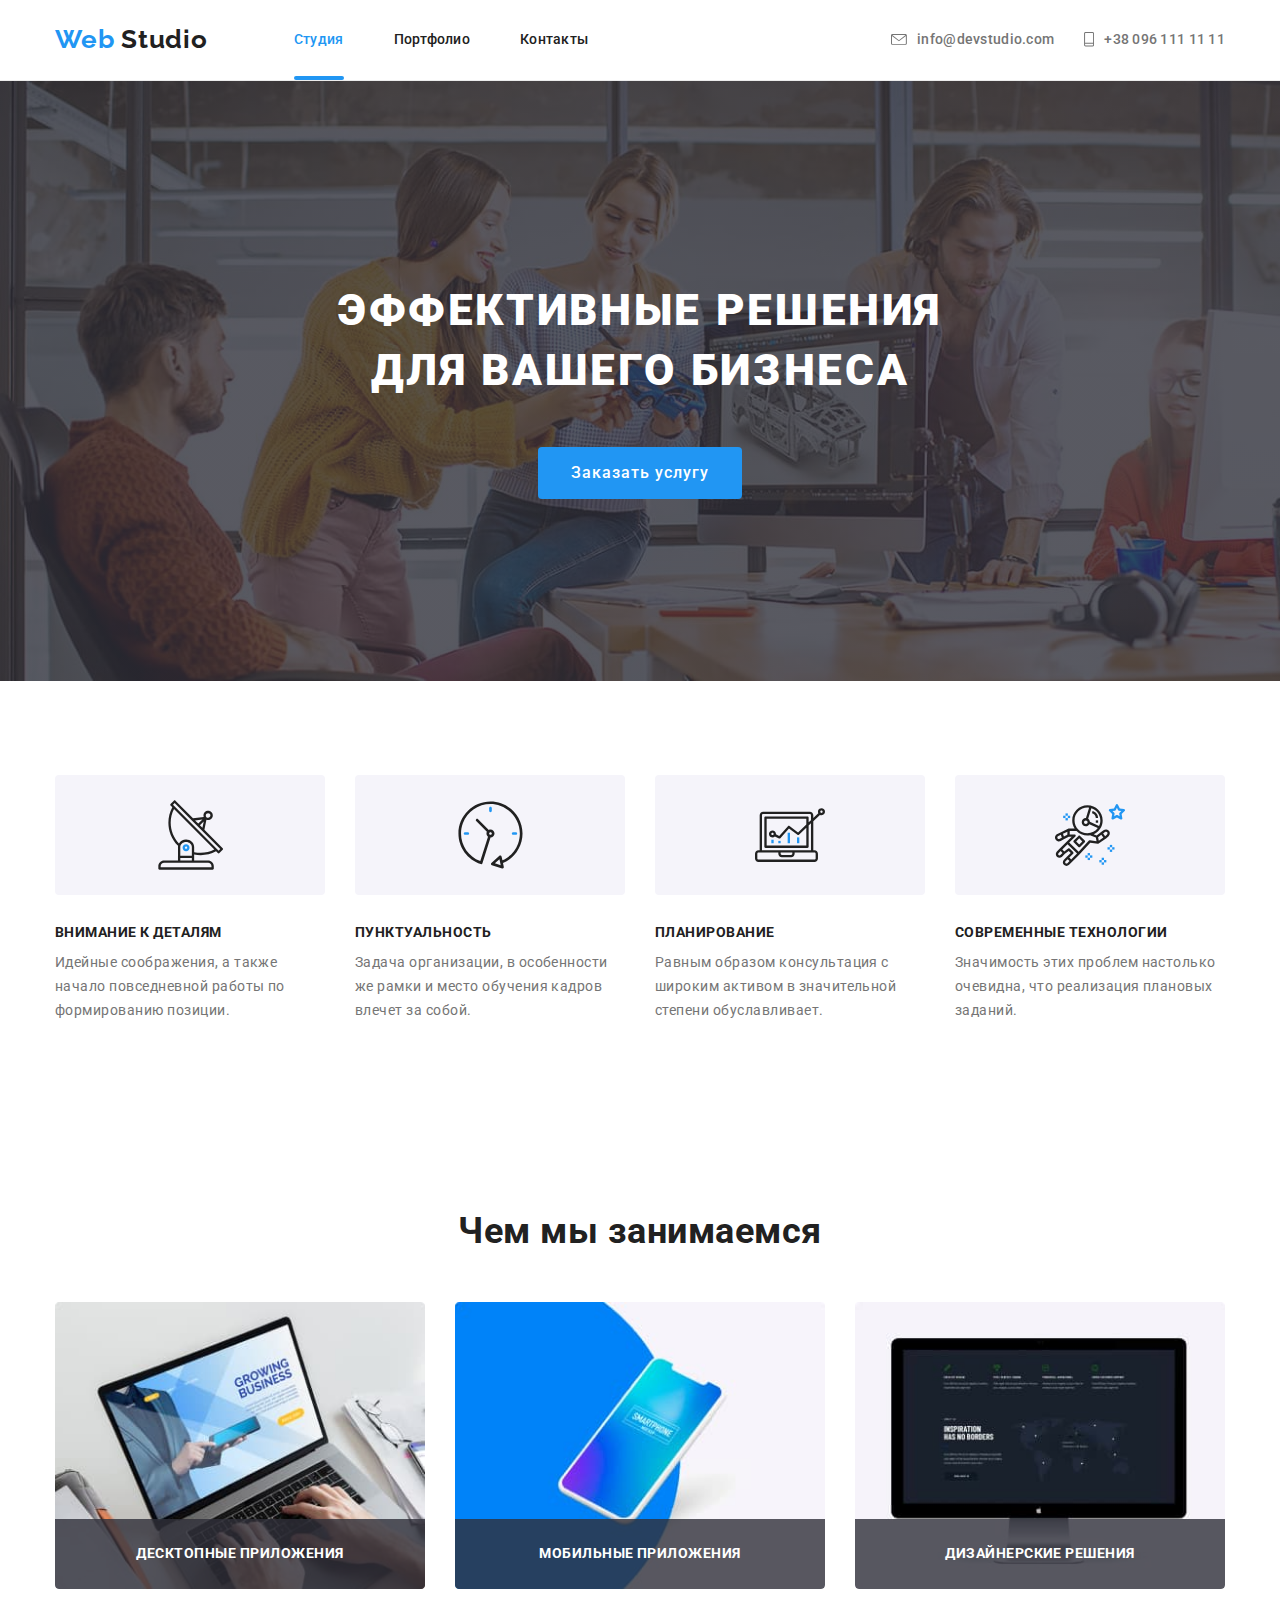
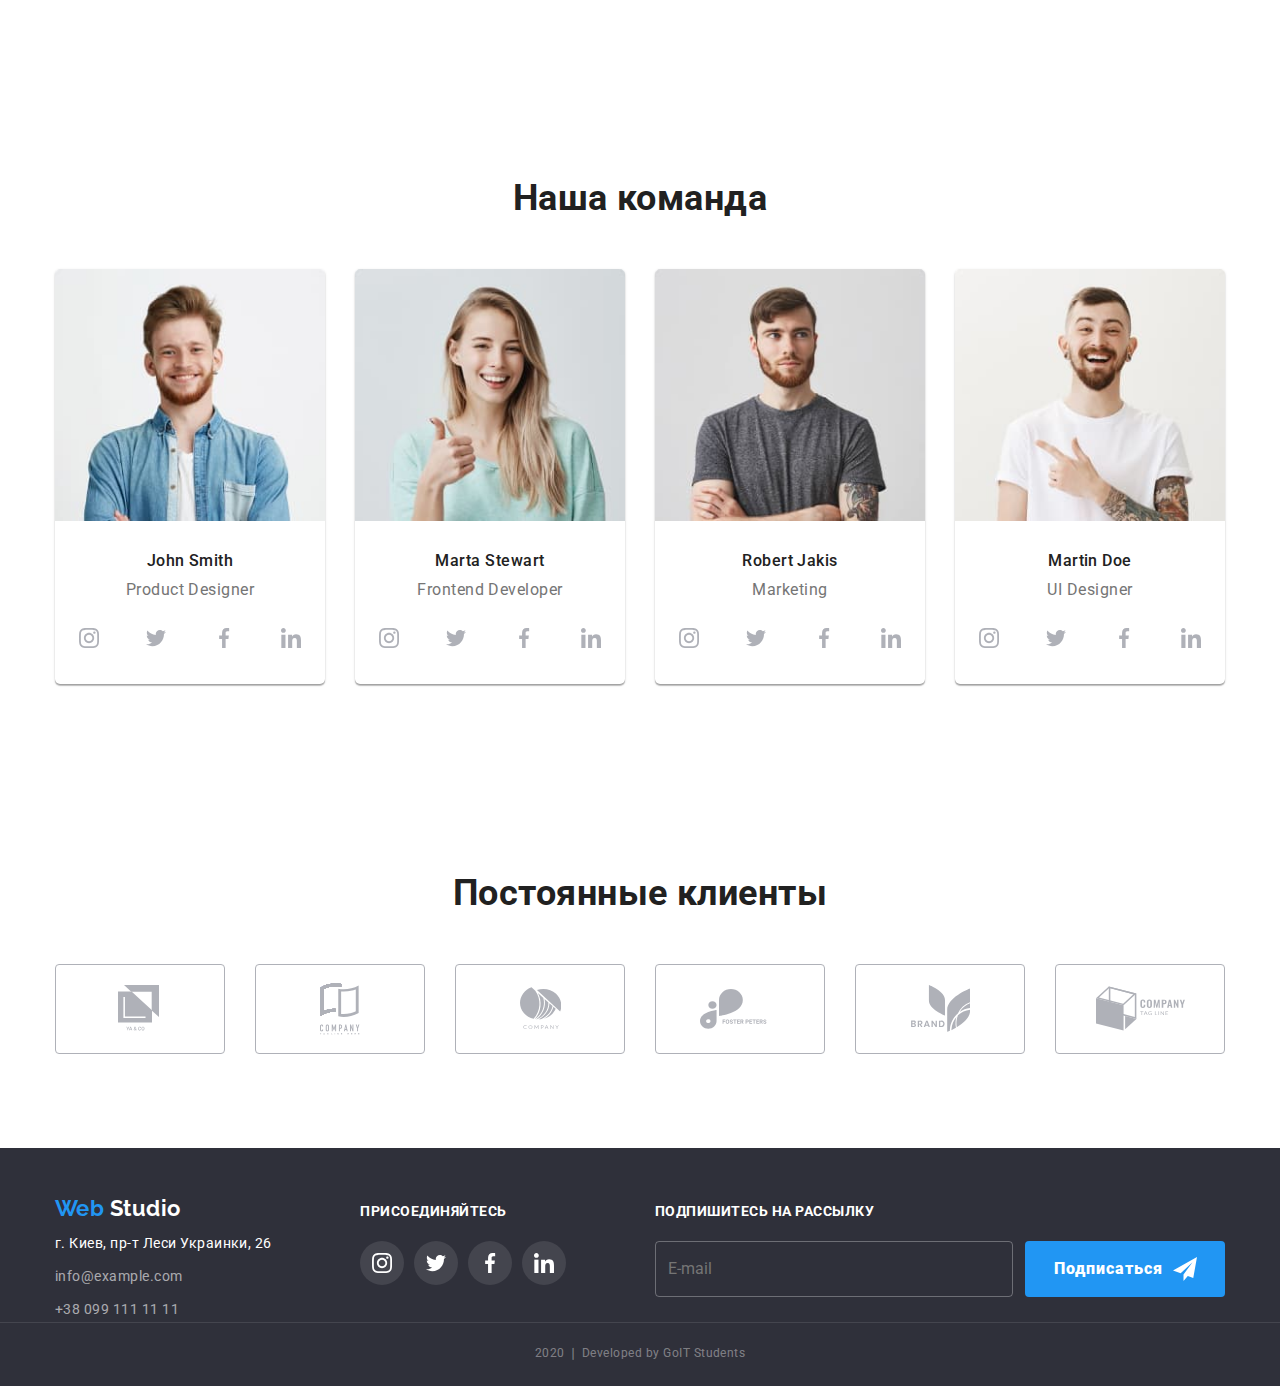
<file: index.html>
<!DOCTYPE html>
<html lang="ru">
  <head>
    <meta charset="UTF-8" />
    <meta name="viewport" content="width=device-width, initial-scale=1.0" />
    <title>Web Studio</title>
    <link
      href="https://fonts.googleapis.com/css2?family=Raleway:wght@700&family=Roboto:wght@400;500;700;900&display=swap"
      rel="stylesheet"
    />
    <link
      rel="stylesheet"
      href="https://cdnjs.cloudflare.com/ajax/libs/modern-normalize/0.6.0/modern-normalize.min.css"
    />

    <link rel="stylesheet" href="./css/styles.css" />
  </head>
  <body>
    <header class="header">
      <!-- Навигация по сайту -->

      <div class="container main-nav">
        <a href="./index.html" class="logo link"
          ><span class="web-logo">Web</span> Studio
        </a>

        <nav>
          <ul class="site-nav list">
            <li class="item">
              <a href="./index.html" class="current link">Студия</a>
            </li>
            <li class="item">
              <a href="./portfolio.html" class="link">Портфолио</a>
            </li>
            <li class="item"><a href="" class="link">Контакты</a></li>
          </ul>
        </nav>

        <!-- Контакты -->
        <ul class="contacts-nav list">
          <li class="item">
            <a href="mailto:info@devstudio.com" class="header-contacts link"
              ><svg class="icon-envelope" width="16" height="11">
                <use href="./images/sprite.svg#icon-envelope"></use>
              </svg>
              info@devstudio.com
            </a>
          </li>
          <li class="item">
            <a href="tel:+380961111111" class="header-contacts link">
              <svg class="icon-phone" width="10" height="15">
                <use href="./images/sprite.svg#icon-phone"></use>
              </svg>
              +38 096 111 11 11
            </a>
          </li>
        </ul>
      </div>
    </header>

    <main>
      <!--Герой-->
      <section class="hero">
        <h1 class="hero-title">
          Эффективные решения<br />
          для вашего бизнеса
        </h1>
        <a href="" class="hero-button button primary link">Заказать услугу</a>
      </section>

      <!--Наши преимущества-->
      <section class="section features">
        <div class="container">
          <ul class="feature-list list">
            <li class="item">
              <div class="feature-icon">
                <svg class="icon-detail" width="65" height="70">
                  <use href="./images/sprite.svg#icon-detail"></use>
                </svg>
              </div>
              <h3 class="feature-title">Внимание к деталям</h3>
              <p class="feature-content">
                Идейные соображения, а также начало повседневной работы по
                формированию позиции.
              </p>
            </li>
            <li class="item">
              <div class="feature-icon">
                <svg class="icon-time" width="67" height="70">
                  <use href="./images/sprite.svg#icon-time"></use>
                </svg>
              </div>
              <h3 class="feature-title">Пунктуальность</h3>
              <p class="feature-content">
                Задача организации, в особенности же рамки и место обучения
                кадров влечет за собой.
              </p>
            </li>
            <li class="item">
              <div class="feature-icon">
                <svg class="icon-plan" width="70" height="70">
                  <use href="./images/sprite.svg#icon-plan"></use>
                </svg>
              </div>
              <h3 class="feature-title">Планирование</h3>
              <p class="feature-content">
                Равным образом консультация с широким активом в значительной
                степени обуславливает.
              </p>
            </li>
            <li class="item">
              <div class="feature-icon">
                <svg class="icon-techno" width="70" height="70">
                  <use href="./images/sprite.svg#icon-techno"></use>
                </svg>
              </div>
              <h3 class="feature-title">Современные технологии</h3>
              <p class="feature-content">
                Значимость этих проблем настолько очевидна, что реализация
                плановых заданий.
              </p>
            </li>
          </ul>
        </div>
      </section>

      <!--Наши услуги-->
      <section class="section our-services">
        <div class="container">
          <h2 class="section-title">Чем мы занимаемся</h2>
          <ul class="our-work list">
            <li class="item">
              <a href=""
                ><img src="./images/desktop.jpg" alt="Ноутбук" class="link" />
                <h3 class="product-title">Десктопные приложения</h3>
              </a>
            </li>
            <li class="item">
              <a href=""
                ><img src="./images/mobile.jpg" alt="Телефон" class="link" />
                <h3 class="product-title">Мобильные приложения</h3>
              </a>
            </li>
            <li class="item">
              <a href=""
                ><img src="./images/design.jpg" alt="Дизайн" class="link" />
                <h3 class="product-title">Дизайнерские решения</h3>
              </a>
            </li>
          </ul>
        </div>
      </section>

      <!--Наша команда-->
      <section class="section team">
        <div class="container">
          <h2 class="section-title our-team">Наша команда</h2>
          <ul class="team-list list">
            <div class="team-card">
              <li class="item">
                <img
                  class="photo"
                  src="./images/john.jpg"
                  alt="Джон Смит"
                  width="270"
                />
                <div class="team-card__content">
                  <h3 class="team-title">John Smith</h3>
                  <p class="team-role">Product Designer</p>
                  <ul class="social-networks list">
                    <li>
                      <a class="item social-icons" href="">
                        <svg class="icon" width="20" height="20">
                          <use href="./images/sprite.svg#icon-instagram"></use>
                        </svg>
                      </a>
                    </li>
                    <li>
                      <a class="item social-icons" href="">
                        <svg class="icon" width="20" height="20">
                          <use href="./images/sprite.svg#icon-twitter"></use>
                        </svg>
                      </a>
                    </li>
                    <li>
                      <a class="item social-icons" href="">
                        <svg class="icon" width="20" height="20">
                          <use href="./images/sprite.svg#icon-facebook"></use>
                        </svg>
                      </a>
                    </li>
                    <li>
                      <a class="item social-icons" href="">
                        <svg class="icon" width="20" height="20">
                          <use href="./images/sprite.svg#icon-linkedin"></use>
                        </svg>
                      </a>
                    </li>
                  </ul>
                </div>
              </li>
            </div>
            <div class="team-card">
              <li class="item">
                <img
                  class="photo"
                  src="./images/marta.jpg"
                  alt="Марта Стюарт"
                  width="270"
                />
                <div class="team-card__content">
                  <h3 class="team-title">Marta Stewart</h3>
                  <p class="team-role">Frontend Developer</p>
                  <ul class="social-networks list">
                    <li>
                      <a class="item social-icons" href="">
                        <svg class="icon" width="20" height="20">
                          <use href="./images/sprite.svg#icon-instagram"></use>
                        </svg>
                      </a>
                    </li>
                    <li>
                      <a class="item social-icons" href="">
                        <svg class="icon" width="20" height="20">
                          <use href="./images/sprite.svg#icon-twitter"></use>
                        </svg>
                      </a>
                    </li>
                    <li>
                      <a class="item social-icons" href="">
                        <svg class="icon" width="20" height="20">
                          <use href="./images/sprite.svg#icon-facebook"></use>
                        </svg>
                      </a>
                    </li>
                    <li>
                      <a class="item social-icons" href="">
                        <svg class="icon" width="20" height="20">
                          <use href="./images/sprite.svg#icon-linkedin"></use>
                        </svg>
                      </a>
                    </li>
                  </ul>
                </div>
              </li>
            </div>
            <div class="team-card">
              <li class="item">
                <img
                  class="photo"
                  src="./images/robert.jpg"
                  alt="Роберт Джекис"
                  width="270"
                />
                <div class="team-card__content">
                  <h3 class="team-title">Robert Jakis</h3>
                  <p class="team-role">Marketing</p>
                  <ul class="social-networks list">
                    <li>
                      <a class="item social-icons" href="">
                        <svg class="icon" width="20" height="20">
                          <use href="./images/sprite.svg#icon-instagram"></use>
                        </svg>
                      </a>
                    </li>
                    <li>
                      <a class="item social-icons" href="">
                        <svg class="icon" width="20" height="20">
                          <use href="./images/sprite.svg#icon-twitter"></use>
                        </svg>
                      </a>
                    </li>
                    <li>
                      <a class="item social-icons" href="">
                        <svg class="icon" width="20" height="20">
                          <use href="./images/sprite.svg#icon-facebook"></use>
                        </svg>
                      </a>
                    </li>
                    <li>
                      <a class="item social-icons" href="">
                        <svg class="icon" width="20" height="20">
                          <use href="./images/sprite.svg#icon-linkedin"></use>
                        </svg>
                      </a>
                    </li>
                  </ul>
                </div>
              </li>
            </div>
            <div class="team-card">
              <li class="item">
                <img
                  class="photo"
                  src="./images/martin.jpg"
                  alt="Мартин Доу"
                  width="270"
                />
                <div class="team-card__content">
                  <h3 class="team-title">Martin Doe</h3>
                  <p class="team-role">UI Designer</p>
                  <ul class="social-networks list">
                    <li>
                      <a class="item social-icons" href="">
                        <svg class="icon" width="20" height="20">
                          <use href="./images/sprite.svg#icon-instagram"></use>
                        </svg>
                      </a>
                    </li>
                    <li>
                      <a class="item social-icons" href="">
                        <svg class="icon" width="20" height="20">
                          <use href="./images/sprite.svg#icon-twitter"></use>
                        </svg>
                      </a>
                    </li>
                    <li>
                      <a class="item social-icons" href="">
                        <svg class="icon" width="20" height="20">
                          <use href="./images/sprite.svg#icon-facebook"></use>
                        </svg>
                      </a>
                    </li>
                    <li>
                      <a class="item social-icons" href="">
                        <svg class="icon" width="20" height="20">
                          <use href="./images/sprite.svg#icon-linkedin"></use>
                        </svg>
                      </a>
                    </li>
                  </ul>
                </div>
              </li>
            </div>
          </ul>
        </div>
      </section>

      <!--Наши клиенты-->
      <section class="section">
        <div class="container">
          <h2 class="section-title">Постоянные клиенты</h2>
          <ul class="our-clients list">
            <li>
              <a class="item client-logo" href="">
                <svg class="icon" width="45" height="50">
                  <use href="./images/sprite.svg#icon-logo11"></use>
                </svg>
              </a>
            </li>
            <li>
              <a class="item client-logo" href="">
                <svg class="icon" width="40" height="52">
                  <use href="./images/sprite.svg#icon-logo22"></use>
                </svg>
              </a>
            </li>
            <li>
              <a class="item client-logo" href="">
                <svg class="icon" width="41" height="43">
                  <use href="./images/sprite.svg#icon-logo33"></use>
                </svg>
              </a>
            </li>
            <li>
              <a class="item client-logo" href="">
                <svg class="icon" width="80" height="42">
                  <use href="./images/sprite.svg#icon-logo44"></use>
                </svg>
              </a>
            </li>
            <li>
              <a class="item client-logo" href="">
                <svg class="icon" width="59" height="47">
                  <use href="./images/sprite.svg#icon-logo55"></use>
                </svg>
              </a>
            </li>
            <li>
              <a class="item client-logo" href="">
                <svg class="icon" width="89" height="46">
                  <use href="./images/sprite.svg#icon-logo66"></use>
                </svg>
              </a>
            </li>
          </ul>
        </div>
      </section>
    </main>

    <footer class="footer">
      <!--Контакты-->

      <div class="container bottom">
        <div>
          <a href="./index.html" class="footer-logo link"
            ><span class="web-logo">Web</span> Studio</a
          >
          <address class="footer-address">
            <ul class="list">
              <li class="address">г. Киев, пр-т Леси Украинки, 26</li>
              <li class="contacts">
                <a href="mailto:info@example.com" class="footer-contacts link"
                  >info@example.com</a
                >
              </li>
              <li class="contacts">
                <a href="tel:+380991111111" class="footer-contacts link"
                  >+38 099 111 11 11</a
                >
              </li>
            </ul>
          </address>
        </div>

        <!-- Соц. сети -->

        <div class="social-links">
          <b class="footer-title">Присоединяйтесь</b>
          <ul class="social-list list">
            <li class="list">
              <a class="item social-list__logo" href="">
                <svg class="icon" width="20" height="20">
                  <use href="./images/sprite.svg#icon-instagram2"></use>
                </svg>
              </a>
            </li>
            <li class="list">
              <a class="item social-list__logo" href="">
                <svg class="icon" width="20" height="20">
                  <use href="./images/sprite.svg#icon-twitter2"></use>
                </svg>
              </a>
            </li>
            <li class="list">
              <a class="item social-list__logo" href="">
                <svg class="icon" width="20" height="20">
                  <use href="./images/sprite.svg#icon-facebook2"></use>
                </svg>
              </a>
            </li>
            <li class="list">
              <a class="item social-list__logo" href="">
                <svg class="icon" width="20" height="20">
                  <use href="./images/sprite.svg#icon-linkedin2"></use>
                </svg>
              </a>
            </li>
          </ul>
        </div>

        <div class="subscribe">
          <b class="footer-title">Подпишитесь на рассылку</b>
          <form method="post" action="">
            <p class="subscribe-form">
              <input
                class="form"
                name="textfield"
                type="email"
                placeholder="E-mail"
              />
              <a class="footer-button" href="">Подписаться</a>
            </p>
          </form>
        </div>
      </div>

      <p class="copyright">2020 &#10072; Developed by GoIT Students</p>
    </footer>
  </body>
</html>
</file>
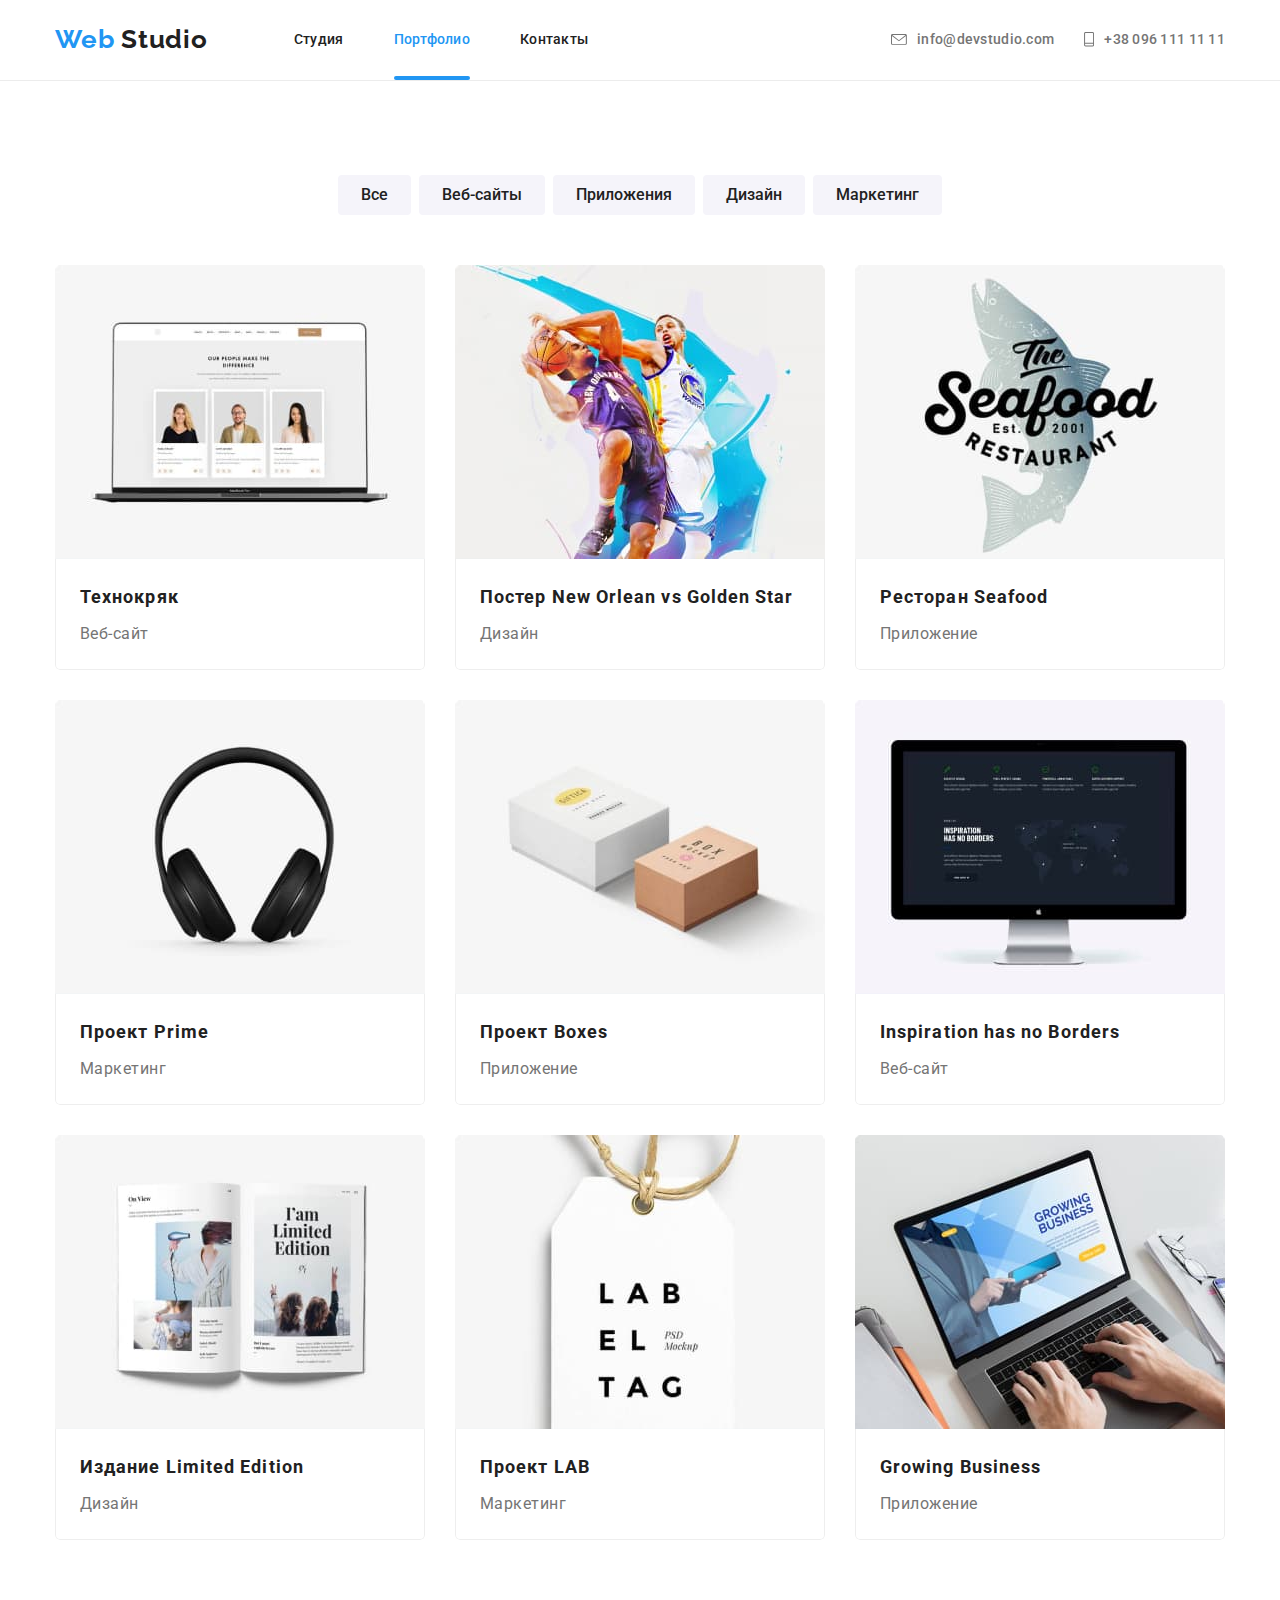
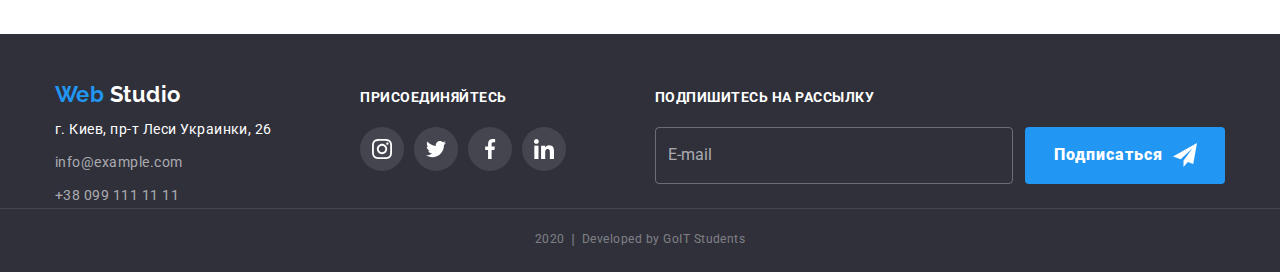
<file: portfolio.html>
<!DOCTYPE html>
<html lang="en">
  <head>
    <meta charset="UTF-8" />
    <meta name="viewport" content="width=device-width, initial-scale=1.0" />
    <title>Портфолио</title>
    <link
      href="https://fonts.googleapis.com/css2?family=Raleway:wght@700&family=Roboto:wght@400;500;700;900&display=swap"
      rel="stylesheet"
    />
    <link
      rel="stylesheet"
      href="https://cdnjs.cloudflare.com/ajax/libs/modern-normalize/0.6.0/modern-normalize.min.css"
    />
    <link rel="stylesheet" href="./css/styles.css" />
  </head>
  <body>
    <header class="header">
      <!-- Навигация по сайту -->
      <div class="container main-nav">
        <a href="./index.html" class="logo link"
          ><span class="web-logo">Web</span> Studio
        </a>

        <nav>
          <ul class="site-nav list">
            <li class="item">
              <a href="./index.html" class="link">Студия</a>
            </li>
            <li class="item">
              <a href="./portfolio.html" class="current link">Портфолио</a>
            </li>
            <li class="item"><a href="" class="link">Контакты</a></li>
          </ul>
        </nav>

        <!-- Контакты -->
        <ul class="contacts-nav list">
          <li class="item">
            <a href="mailto:info@devstudio.com" class="header-contacts link"
              ><svg class="icon-envelope" width="16" height="11">
                <use href="./images/sprite.svg#icon-envelope"></use>
              </svg>
              info@devstudio.com
            </a>
          </li>
          <li class="item">
            <a href="tel:+380961111111" class="header-contacts link">
              <svg class="icon-phone" width="10" height="15">
                <use href="./images/sprite.svg#icon-phone"></use>
              </svg>
              +38 096 111 11 11
            </a>
          </li>
        </ul>
      </div>
    </header>

    <main>
      <section class="section">
        <!-- Фильтр -->

        <div class="container">
          <nav>
            <ul class="section-list buttons list">
              <li class="item">
                <button type="button" class="button secondary link">
                  Все
                </button>
              </li>
              <li class="item">
                <button type="button" class="button secondary link">
                  Веб-сайты
                </button>
              </li>
              <li class="item">
                <button type="button" class="button secondary link">
                  Приложения
                </button>
              </li>
              <li class="item">
                <button type="button" class="button secondary link">
                  Дизайн
                </button>
              </li>
              <li class="item">
                <button type="button" class="button secondary link">
                  Маркетинг
                </button>
              </li>
            </ul>
          </nav>

          <!-- Примеры работ -->

          <ul class="section-list works list">
            <li class="item">
              <div class="card">
                <a href="" class="link">
                  <div class="card-image">
                    <img src="./images/techno.jpg" alt="" width="370" />
                    <p class="text">
                      Технокряк это современная площадка распространения
                      коронавируса. Компании используют эту платформу для
                      цифрового шпионажа и атак на защищённые сервера
                      конкурентов.
                    </p>
                  </div>

                  <div class="card-content">
                    <h3 class="section-list-title">Технокряк</h3>
                    <p class="section-content">Веб-сайт</p>
                  </div>
                </a>
              </div>
            </li>

            <li class="item">
              <div class="card">
                <a href="" class="link">
                  <div class="card-image">
                    <img src="./images/golden-stars.jpg" alt="" width="370" />
                    <p class="text">
                      Технокряк это современная площадка распространения
                      коронавируса. Компании используют эту платформу для
                      цифрового шпионажа и атак на защищённые сервера
                      конкурентов.
                    </p>
                  </div>

                  <div class="card-content">
                    <h3 class="section-list-title">
                      Постер New Orlean vs Golden Star
                    </h3>
                    <p class="section-content">Дизайн</p>
                  </div>
                </a>
              </div>
            </li>
            <li class="item">
              <div class="card">
                <a href="" class="link">
                  <div class="card-image">
                    <img src="./images/sea-food.jpg" alt="" width="370" />
                    <p class="text">
                      Технокряк это современная площадка распространения
                      коронавируса. Компании используют эту платформу для
                      цифрового шпионажа и атак на защищённые сервера
                      конкурентов.
                    </p>
                  </div>

                  <div class="card-content">
                    <h3 class="section-list-title">Ресторан Seafood</h3>
                    <p class="section-content">Приложение</p>
                  </div>
                </a>
              </div>
            </li>
            <li class="item">
              <div class="card">
                <a href="" class="link">
                  <div class="card-image">
                    <img src="./images/prime.jpg" alt="" width="370" />
                    <p class="text">
                      Технокряк это современная площадка распространения
                      коронавируса. Компании используют эту платформу для
                      цифрового шпионажа и атак на защищённые сервера
                      конкурентов.
                    </p>
                  </div>

                  <div class="card-content">
                    <h3 class="section-list-title">Проект Prime</h3>
                    <p class="section-content">Маркетинг</p>
                  </div>
                </a>
              </div>
            </li>
            <li class="item">
              <div class="card">
                <a href="" class="link">
                  <div class="card-image">
                    <img src="./images/boxes.jpg" alt="" width="370" />
                    <p class="text">
                      Технокряк это современная площадка распространения
                      коронавируса. Компании используют эту платформу для
                      цифрового шпионажа и атак на защищённые сервера
                      конкурентов.
                    </p>
                  </div>

                  <div class="card-content">
                    <h3 class="section-list-title">Проект Boxes</h3>
                    <p class="section-content">Приложение</p>
                  </div>
                </a>
              </div>
            </li>
            <li class="item">
              <div class="card">
                <a href="" class="link">
                  <div class="card-image">
                    <img src="./images/inspiration.jpg" alt="" width="370" />
                    <p class="text">
                      Технокряк это современная площадка распространения
                      коронавируса. Компании используют эту платформу для
                      цифрового шпионажа и атак на защищённые сервера
                      конкурентов.
                    </p>
                  </div>

                  <div class="card-content">
                    <h3 class="section-list-title">
                      Inspiration has no Borders
                    </h3>
                    <p class="section-content">Веб-сайт</p>
                  </div>
                </a>
              </div>
            </li>
            <li class="item">
              <div class="card">
                <a href="" class="link">
                  <div class="card-image">
                    <img
                      src="./images/limited-edition.jpg"
                      alt=""
                      width="370"
                    />
                    <p class="text">
                      Технокряк это современная площадка распространения
                      коронавируса. Компании используют эту платформу для
                      цифрового шпионажа и атак на защищённые сервера
                      конкурентов.
                    </p>
                  </div>

                  <div class="card-content">
                    <h3 class="section-list-title">Издание Limited Edition</h3>
                    <p class="section-content">Дизайн</p>
                  </div>
                </a>
              </div>
            </li>
            <li class="item">
              <div class="card">
                <a href="" class="link">
                  <div class="card-image">
                    <img src="./images/lab.jpg" alt="" width="370" />
                    <p class="text">
                      Технокряк это современная площадка распространения
                      коронавируса. Компании используют эту платформу для
                      цифрового шпионажа и атак на защищённые сервера
                      конкурентов.
                    </p>
                  </div>

                  <div class="card-content">
                    <h3 class="section-list-title">Проект LAB</h3>
                    <p class="section-content">Маркетинг</p>
                  </div>
                </a>
              </div>
            </li>
            <li class="item">
              <div class="card">
                <a href="" class="link">
                  <div class="card-image">
                    <img
                      src="./images/growing-business.jpg"
                      alt=""
                      width="370"
                    />
                    <p class="text">
                      Технокряк это современная площадка распространения
                      коронавируса. Компании используют эту платформу для
                      цифрового шпионажа и атак на защищённые сервера
                      конкурентов.
                    </p>
                  </div>

                  <div class="card-content">
                    <h3 class="section-list-title">Growing Business</h3>
                    <p class="section-content">Приложение</p>
                  </div>
                </a>
              </div>
            </li>
          </ul>
        </div>
      </section>
    </main>

    <footer class="footer">
      <!--Контакты-->
      <div class="container bottom">
        <div>
          <a href="./index.html" class="footer-logo link"
            ><span class="web-logo">Web</span> Studio</a
          >
          <address class="footer-address">
            <ul class="list">
              <li class="address">г. Киев, пр-т Леси Украинки, 26</li>
              <li class="contacts">
                <a href="mailto:info@example.com" class="footer-contacts link"
                  >info@example.com</a
                >
              </li>
              <li class="contacts">
                <a href="tel:+380991111111" class="footer-contacts link"
                  >+38 099 111 11 11</a
                >
              </li>
            </ul>
          </address>
        </div>

        <!-- Соц. сети -->

        <div class="social-links">
          <b class="footer-title">Присоединяйтесь</b>
          <ul class="social-list list">
            <li class="list">
              <a class="item social-list__logo" href="">
                <svg class="icon" width="20" height="20">
                  <use href="images/sprite.svg#icon-instagram2"></use>
                </svg>
              </a>
            </li>
            <li class="list">
              <a class="item social-list__logo" href="">
                <svg class="icon" width="20" height="20">
                  <use href="images/sprite.svg#icon-twitter2"></use>
                </svg>
              </a>
            </li>
            <li class="list">
              <a class="item social-list__logo" href="">
                <svg class="icon" width="20" height="20">
                  <use href="images/sprite.svg#icon-facebook2"></use>
                </svg>
              </a>
            </li>
            <li class="list">
              <a class="item social-list__logo" href="">
                <svg class="icon" width="20" height="20">
                  <use href="images/sprite.svg#icon-linkedin2"></use>
                </svg>
              </a>
            </li>
          </ul>
        </div>

        <div class="subscribe">
          <b class="footer-title">Подпишитесь на рассылку</b>
          <form method="post" action="">
            <p class="subscribe-form">
              <input
                class="form"
                name="textfield"
                type="email"
                value="E-mail"
              />
              <a class="footer-button" href="">Подписаться</a>
            </p>
          </form>
        </div>
      </div>

      <p class="copyright">2020 &#10072; Developed by GoIT Students</p>
    </footer>
  </body>
</html>
</file>
<file: css/styles.css>
/* цвет основного текста #212121 */
/* вторичный цвет текста #757575 */
/* белый #FFFFFF */
/* акцент #2196F3 */
/* вторичный цвет фона #F5F4FA */
/* цвет подписи в футере rgba(255, 255, 255, 0.4) */
/* цвет контактов в футере rgba(255, 255, 255, 0.6) */

:root {
  --primary-text-color: #212121;
  --title-text-color: #757575;
  --accent-color: #2196f3;
  --primary-white-color: #ffffff;
  --footer-background-color: #2f303a;
  --footer-signature-color: rgba(255, 255, 255, 0.4);
  --footer-contacts-color: rgba(255, 255, 255, 0.6);
  --secondary-background-color: #f5f4fa;
}

/* General */

html {
  box-sizing: border-box;
}

*,
*::before,
*::after {
  box-sizing: inherit;
}

img {
  display: block;
  max-width: 100%;
  height: auto;
}

body {
  background-color: var(--primary-white-color);
  color: var(--primary-text-color);
  font-family: Roboto, sans-serif;
  letter-spacing: 0.03em;
}

.container {
  width: 1200px;
  padding-left: 15px;
  padding-right: 15px;
  margin: 0 auto;
  /* outline: 2px solid tomato; */
}

.list {
  list-style: none;
  padding: 0px;
  margin: 0px;
}

.link {
  text-decoration: none;
}

.section {
  padding-top: 94px;
  padding-bottom: 94px;
}

.section .section-title {
  margin-top: 0px;
  margin-bottom: 50px;

  font-weight: 700;
  font-size: 36px;
  line-height: 1.17;
  text-align: center;
}

/* Button */

.button {
  display: block;
  padding: 6px 22px;

  color: var(--primary-text-color);
  background-color: var(--primary-white-color);
  font-family: inherit;
  font-weight: 500;
  font-size: 16px;
  line-height: 1.63;
  min-width: 73px;
  border-radius: 4px;
  border: 1px solid transparent;

  text-align: center;
  transition: all 250ms cubic-bezier(0.4, 0, 0.2, 1) 0s;
}

.button.primary {
  color: var(--primary-white-color);
  background-color: var(--accent-color);
}

.button.secondary {
  color: var(--primary-text-color);
  background-color: var(--secondary-background-color);
}

/* Index.html */

/* Header */

.header {
  border-bottom: 1px solid #ececec;
}

.logo {
  display: inline-block;

  margin-right: 86px;

  color: var(--primary-text-color);
  font-family: Raleway;
  font-weight: 700;
  font-size: 26px;
  line-height: 1.2;
  letter-spacing: 0.03em;
}

/* .logo:hover,
.logo:focus {
  background-color: aqua;
} */

.web-logo {
  color: var(--accent-color);
}

.header-contacts {
  color: var(--title-text-color);
  transition: all 250ms cubic-bezier(0.4, 0, 0.2, 1) 0s;
}

.contacts-nav .header-contacts:hover,
.contacts-nav .header-contacts:focus {
  color: var(--accent-color);
}

/* Site nav */

.main-nav {
  display: flex;
  align-items: center;
}

.site-nav {
  display: flex;
}

.site-nav .item + .item {
  margin-left: 50px;
}

.site-nav .link {
  display: block;
  padding: 32px 0px;
}

.contacts-nav {
  display: flex;

  margin-left: auto;
}

.contacts-nav .item + .item {
  margin-left: 30px;
}

.site-nav .link {
  color: var(--primary-text-color);
  transition: all 250ms cubic-bezier(0.4, 0, 0.2, 1) 0s;
}

.site-nav .link:hover,
.site-nav .link:focus {
  color: var(--accent-color);
}

.site-nav .link.current {
  position: relative;
  color: var(--accent-color);
}

.site-nav .link.current::after {
  position: absolute;
  content: '';
  display: block;

  bottom: 0;
  width: 100%;
  height: 4px;
  border-radius: 2px;
  background-color: var(--accent-color);
}

.site-nav,
.contacts-nav {
  font-weight: 500;
  font-size: 14px;
  line-height: 1.14;
  letter-spacing: 0.02em;
}

.header-contacts {
  display: flex;
  align-items: center;
}

.icon-envelope {
  display: block;
  margin-right: 10px;
  fill: currentColor;
}
.icon-phone {
  display: block;
  margin-right: 10px;
  fill: currentColor;
}
.contacts-nav .header-contacts:hover,
.contacts-nav .header-contacts:focus {
  color: var(--accent-color);
  fill: #2196f3;
}

/* Hero */

.hero {
  max-width: 1600px;
  height: 600px;
  margin-left: auto;
  margin-right: auto;
  background-image: linear-gradient(
      rgba(47, 48, 58, 0.8),
      rgba(47, 48, 58, 0.8)
    ),
    url(../images/hero.jpg);

  text-align: center;
}

.hero-title {
  padding-top: 200px;
  margin-top: 0px;
  margin-bottom: 46px;

  color: var(--primary-white-color);
  font-weight: 900;
  font-size: 44px;
  line-height: 1.36;
  text-align: center;
  letter-spacing: 0.06em;
  text-transform: uppercase;
}

.hero-button {
  display: inline-block;
  padding: 10px 32px;
  border-radius: 4px;

  font-size: 16px;
  line-height: 1.87;
  letter-spacing: 0.06em;
  transition: all 250ms cubic-bezier(0.4, 0, 0.2, 1) 0s;
}

.hero-button:hover,
.hero-button:focus {
  color: var(--primary-text-color);
  background-color: var(--secondary-background-color);
}

/* Features */

.feature-list {
  display: flex;
}
.feature-list > .item {
  width: 270px;
}

.feature-icon {
  display: flex;
  justify-content: center;
  align-items: center;
  height: 120px;
  border-radius: 4px;

  background-color: var(--secondary-background-color);
}

.feature-list .item + .item {
  margin-left: 30px;
}

.feature-title {
  margin-top: 30px;
  margin-bottom: 10px;

  font-weight: 700;
  font-size: 14px;
  line-height: 1.14;
  text-transform: uppercase;
}

.feature-list .feature-content {
  margin-top: 0px;
  margin-bottom: 0px;

  color: var(--title-text-color);
  font-size: 14px;
  line-height: 1.7;
}

/* What we do */

.our-work {
  display: flex;
}

.our-work .item + .item {
  margin-left: 30px;
}

.our-work .item:hover,
.our-work .item:focus {
  background-color: aqua;
}

.product-title {
  position: absolute;
  /* display: inline-block; */
  border-radius: 0px 0px 4px 4px;
  background-color: rgba(47, 48, 58, 0.8);
  text-align: center;
  padding-top: 27px;
  padding-bottom: 27px;

  color: white;
  bottom: 0px;
  width: 100%;
  margin: 0;

  font-weight: 700;
  font-size: 14px;
  line-height: 1.14;
  text-transform: uppercase;
}

.our-work .item {
  position: relative;
  border-radius: 4px;
  overflow: hidden;
}
/* .product-title {
  border-radius: 0px 0px 4px 4px;
  background-color: rgba(47, 48, 58, 0.8);
  text-align: center;
  padding-top: 27px;
  padding-bottom: 27px;

  position: absolute;
  color: white;
  bottom: 0px;
  width: 100%;
} */

/* Our team */

.team-list {
  display: flex;
  text-align: center;
}

.team-title {
  margin-top: 0px;
  margin-bottom: 10px;
  font-weight: 500;
  font-size: 16px;
  line-height: 1.2;
}

.team-role {
  margin-top: 0px;
  margin-bottom: 16px;
  color: var(--title-text-color);
  font-size: 16px;
  line-height: 1.2;
}

.team-section {
  background-color: var(--secondary-background-color);
}

.social-networks {
  display: flex;
  justify-content: space-around;
}

.team-card {
  border-top-left-radius: 5px;
  border-top-right-radius: 5px;
  border-bottom-right-radius: 5px;
  border-bottom-left-radius: 5px;
  overflow: hidden;
  box-shadow: 0px 2px 1px rgba(0, 0, 0, 0.2), 0px 1px 1px rgba(0, 0, 0, 0.14),
    0px 1px 3px rgba(0, 0, 0, 0.12);
}

.team-card:not(:first-child) {
  margin-left: 30px;
}

.team-card__content {
  padding-top: 30px;
  padding-bottom: 24px;
}

.social-icons {
  fill: #afb1b8;
  display: flex;
  justify-content: center;
  align-items: center;
  width: 44px;
  height: 44px;
  border-radius: 50%;
  transition: all 250ms cubic-bezier(0.4, 0, 0.2, 1) 0s;
}

.social-icons {
  color: currentColor;
}

.social-networks .social-icons:hover,
.social-networks .social-icons:focus {
  background-color: var(--accent-color);
  fill: #ffffff;
  border-radius: 50%;
}

/* Our clients */
.our-clients {
  display: flex;
  justify-content: space-between;
  transition: all 250ms cubic-bezier(0.4, 0, 0.2, 1) 0s;
}

.our-clients .item:hover,
.our-clients .item:focus {
  /* background-color: var(--accent-color); */
  fill: #2196f3;
  border: 1px solid var(--accent-color);
}

.our-clients .item {
  width: 170px;
  height: 90px;
  border: 1px solid #afb1b8;
  border-radius: 4px;
  transition: all 250ms cubic-bezier(0.4, 0, 0.2, 1) 0s;
}

.client-logo {
  fill: #afb1b8;
  display: flex;
  justify-content: center;
  align-items: center;
}

/* Footer */

.footer {
  padding-top: 48px;

  background-color: var(--footer-background-color);
}

.container.bottom {
  display: flex;
  justify-content: space-between;
  align-items: baseline;
}

.footer-logo {
  display: inline-block;
  margin-bottom: 10px;

  color: var(--primary-white-color);
  font-family: Raleway;
  font-weight: 700;
  font-size: 22px;
  line-height: 1.18;
}

/* .footer-logo:hover,
.footer-logo:focus {
  background-color: aqua;
} */

.footer-address .contacts {
  padding-top: 9px;
}

.address {
  color: var(--primary-white-color);
  font-style: normal;
  font-size: 14px;
  line-height: 1.71;
}

.footer-contacts {
  color: var(--footer-contacts-color);
  font-style: normal;
  font-size: 14px;
  line-height: 1.71;
  transition: all 250ms cubic-bezier(0.4, 0, 0.2, 1) 0s;
}

.footer-contacts:hover,
.footer-contacts:focus {
  color: var(--accent-color);
}

.footer-title {
  display: inline-block;
  margin-bottom: 21px;

  color: var(--primary-white-color);
  font-weight: 700;
  font-size: 14px;
  line-height: 1.14;
  text-transform: uppercase;
}

.social-list {
  display: flex;
  justify-content: space-between;
  transition: all 250ms cubic-bezier(0.4, 0, 0.2, 1) 0s;
}

.social-list .item:hover,
.social-list .item:focus {
  background-color: var(--accent-color);
}

.social-list .item {
  height: 44px;
  width: 44px;
  background-color: rgba(255, 255, 255, 0.1);
  border-radius: 50%;
  transition: all 250ms cubic-bezier(0.4, 0, 0.2, 1) 0s;
}

.social-list .list + .list {
  margin-left: 10px;
}

.social-list__logo {
  display: flex;
  justify-content: center;
  align-items: center;
}

.copyright {
  padding-top: 18px;
  padding-bottom: 21px;
  margin-top: 0px;
  margin-bottom: 0px;
  border-top: 1px solid rgba(255, 255, 255, 0.1);

  color: var(--footer-signature-color);
  font-size: 12px;
  line-height: 2;
  text-align: center;
}

/* Portfolio */

.section-list.buttons {
  display: flex;
  justify-content: center;
  margin-top: 0px;
  margin-bottom: 50px;
}

.section-list.buttons .item {
  margin-right: 8px;
}

.section-list.buttons .item:last-child {
  margin-right: 0px;
}

.section-list .section-content {
  margin-top: 0px;
  margin-bottom: 0px;

  color: var(--title-text-color);
  font-size: 16px;
  line-height: 1.88;
}

.section-list .button:hover,
.section-list .button:focus {
  color: var(--primary-white-color);
  background-color: var(--accent-color);
  cursor: pointer;
}

/* work examples */

.section-list.works {
  display: flex;
  flex-wrap: wrap;
}

.section-list.works .item {
  width: calc((100% - 60px) / 3);
  margin-right: 30px;
  margin-bottom: 30px;
  transition: all 250ms cubic-bezier(0.4, 0, 0.2, 1) 0s;
}

.section-list.works .item:nth-child(3n) {
  margin-right: 0px;
}

.section-list.works .item:nth-last-child(-n + 3) {
  margin-bottom: 0px;
}

.section-list.works .item:hover,
.section-list.works .item:focus {
  box-shadow: 1px 4px 6px rgba(0, 0, 0, 0.16), 0px 4px 4px rgba(0, 0, 0, 0.06),
    0px 1px 1px rgba(0, 0, 0, 0.12);
  border-radius: 4px;
}

.section-list.works .item:hover .text,
.section-list.works .item:focus .text {
  bottom: 0px;
}

.section-list.works .item:hover .card-image::before,
.section-list.works .item:focus .card-image::before {
  transform: translateY(0);
}

.card {
  display: block;
  border-top-left-radius: 5px;
  border-top-right-radius: 5px;
  border-bottom-right-radius: 5px;
  border-bottom-left-radius: 5px;
  overflow: hidden;
  /* box-shadow: 1px 4px 6px rgba(0, 0, 0, 0.16), 0px 4px 4px rgba(0, 0, 0, 0.06),
    0px 1px 1px rgba(0, 0, 0, 0.12); */
}

.card-content {
  padding: 20px 24px;
  border-left: 1px solid #eeeeee;
  border-right: 1px solid #eeeeee;
  border-bottom: 1px solid #eeeeee;
  border-bottom-right-radius: 5px;
  border-bottom-left-radius: 5px;
}

.card-image {
  position: relative;
  overflow: hidden;
}

.section-list .text {
  position: absolute;
  display: block;
  padding: 63px 24px;
  margin: 0px;
  bottom: -100%;

  transition: all 250ms cubic-bezier(0.4, 0, 0.2, 1) 0s;

  color: var(--primary-white-color);
  /* background-color: grey; */
  font-size: 18px;
  line-height: 1.56;
}

.card-image::before {
  position: absolute;
  content: '';

  /* bottom: -100%; */
  transform: translateY(100%);
  left: 0;
  width: 100%;
  height: 100%;
  background-color: rgba(33, 150, 243, 0.9);

  /* opacity: 0; */

  transition: all 250ms cubic-bezier(0.4, 0, 0.2, 1) 0s;
}

.section-list-title {
  margin-top: 0px;
  margin-bottom: 4px;

  color: var(--primary-text-color);
  font-weight: 700;
  font-size: 18px;
  line-height: 2;
  letter-spacing: 0.06em;
}

/* Footer Form */

.form {
  width: 358px;
  margin-right: 12px;
  background-color: inherit;
  padding: 18px 12px;
  border-radius: 4px;
  color: rgba(255, 255, 255, 0.6);
  border: 1px solid rgba(255, 255, 255, 0.3);
}

.subscribe {
  width: 570px;
}

.footer-button {
  border: transparent;
  border-radius: 4px;
  color: var(--primary-white-color);
  background-color: var(--accent-color);

  width: 200px;

  display: inline-flex;
  align-items: center;
  padding: 10px 28px 10px 29px;

  text-decoration: none;
  cursor: pointer;

  font-weight: 900;
  font-size: 16px;
  line-height: 1.87;
  letter-spacing: 0.06em;
}

.footer-button::after {
  content: '';
  width: 24px;
  height: 24px;
  margin-left: 10px;
  background-image: url(../images/icon-send.svg);
  background-size: contain;
}

.subscribe-form {
  display: flex;
  margin: 0px;
}
</file>
